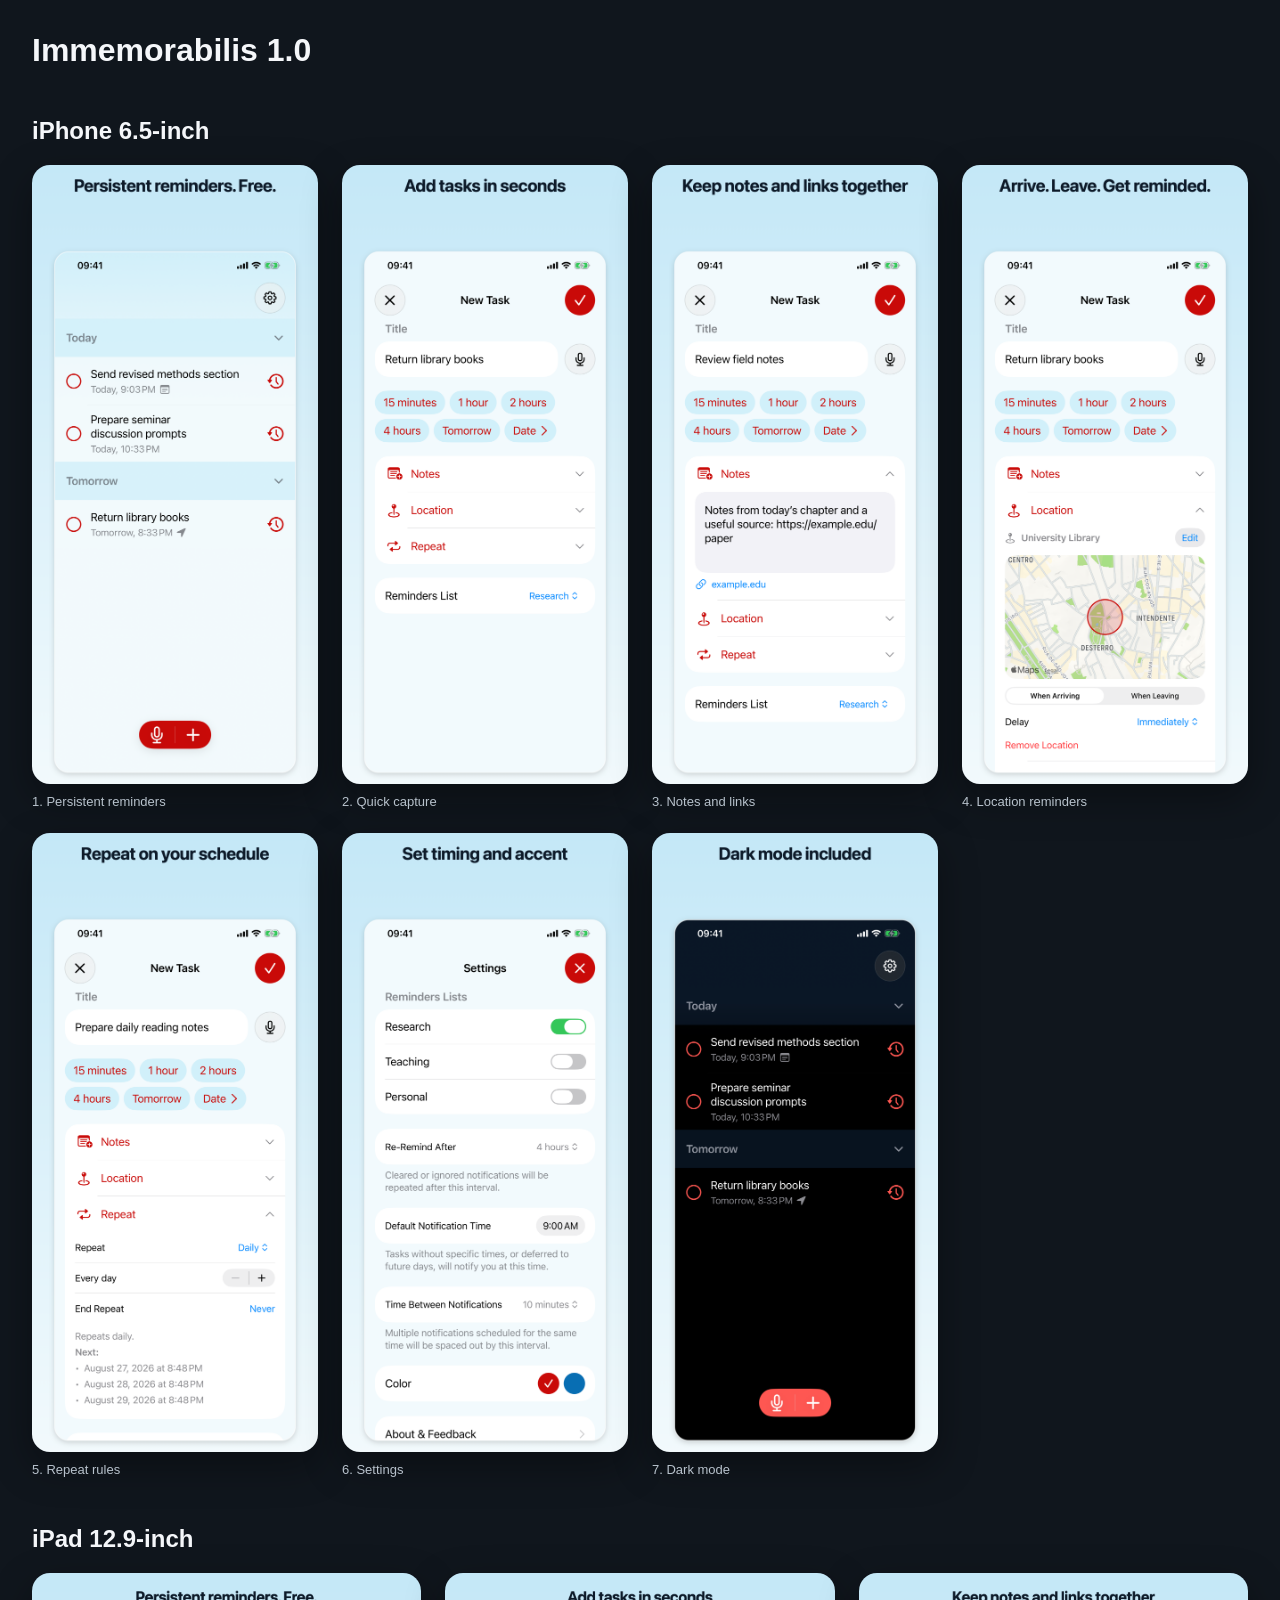
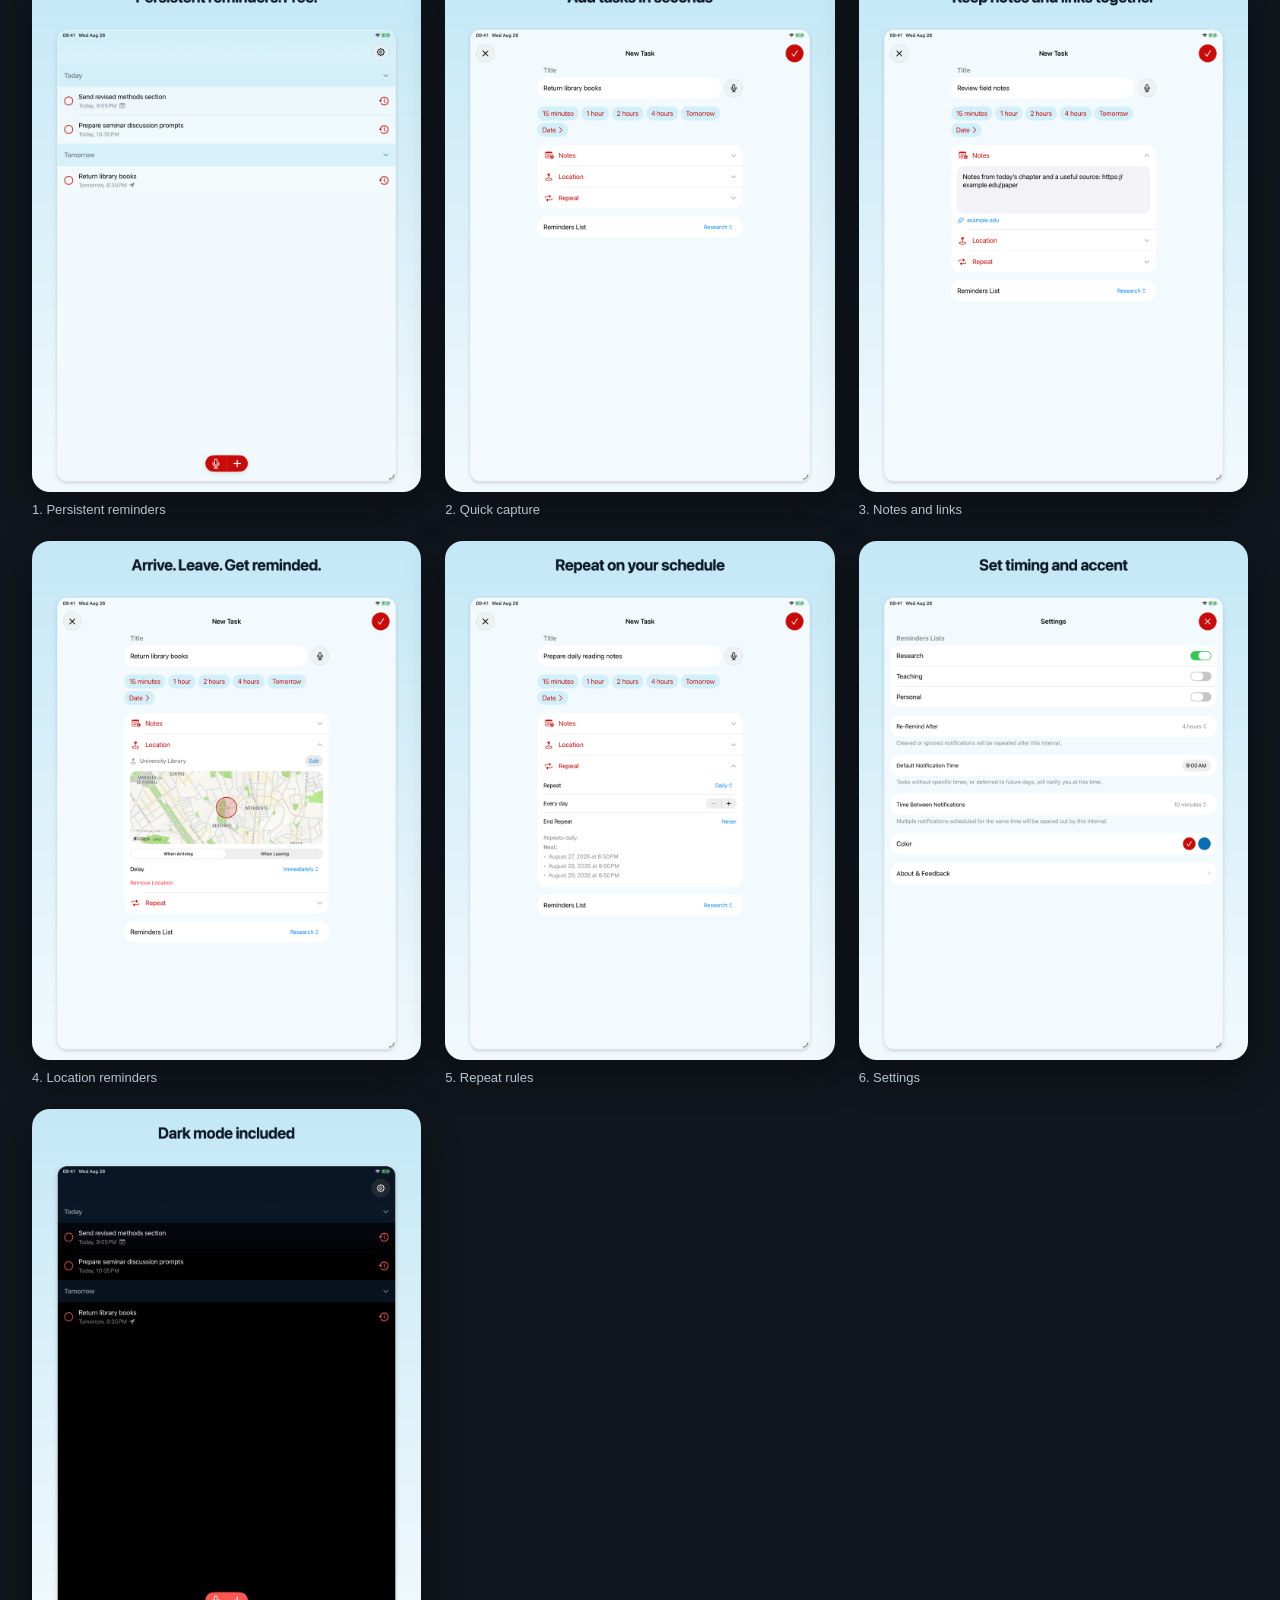
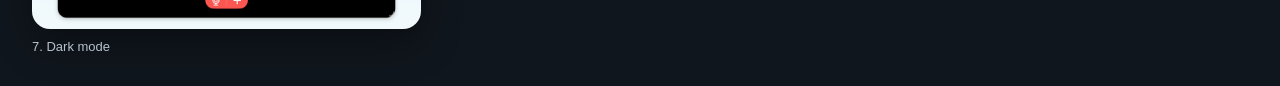
<file: app-store/screenshots-upload/review.html>
<!doctype html>
<html lang="en">
<head>
  <meta charset="utf-8">
  <meta name="viewport" content="width=device-width, initial-scale=1">
  <title>Immemorabilis App Store screenshots</title>
  <style>
    :root { color-scheme: light dark; font-family: -apple-system, BlinkMacSystemFont, sans-serif; }
    body { margin: 0; padding: 32px; background: #10161d; color: #f5f7fa; }
    h1, h2 { margin: 0 0 20px; }
    h2 { margin-top: 48px; }
    .grid { display: grid; grid-template-columns: repeat(auto-fit, minmax(230px, 1fr)); gap: 24px; align-items: start; }
    figure { margin: 0; }
    img { width: 100%; height: auto; display: block; border-radius: 18px; box-shadow: 0 14px 38px rgba(0, 0, 0, .35); }
    figcaption { margin-top: 10px; color: #b8c2cc; font-size: 13px; }
    .ipad { grid-template-columns: repeat(auto-fit, minmax(360px, 1fr)); }
  </style>
</head>
<body>
  <h1>Immemorabilis 1.0</h1>
  <h2>iPhone 6.5-inch</h2>
  <section class="grid">
    <figure><img src="en-US/iphone-65/01-persistent-reminders.png"><figcaption>1. Persistent reminders</figcaption></figure>
    <figure><img src="en-US/iphone-65/02-quick-capture.png"><figcaption>2. Quick capture</figcaption></figure>
    <figure><img src="en-US/iphone-65/03-notes-and-links.png"><figcaption>3. Notes and links</figcaption></figure>
    <figure><img src="en-US/iphone-65/04-location-reminders.png"><figcaption>4. Location reminders</figcaption></figure>
    <figure><img src="en-US/iphone-65/05-repeat-rules.png"><figcaption>5. Repeat rules</figcaption></figure>
    <figure><img src="en-US/iphone-65/06-settings.png"><figcaption>6. Settings</figcaption></figure>
    <figure><img src="en-US/iphone-65/07-dark-mode.png"><figcaption>7. Dark mode</figcaption></figure>
  </section>
  <h2>iPad 12.9-inch</h2>
  <section class="grid ipad">
    <figure><img src="en-US/ipad-129/01-persistent-reminders.png"><figcaption>1. Persistent reminders</figcaption></figure>
    <figure><img src="en-US/ipad-129/02-quick-capture.png"><figcaption>2. Quick capture</figcaption></figure>
    <figure><img src="en-US/ipad-129/03-notes-and-links.png"><figcaption>3. Notes and links</figcaption></figure>
    <figure><img src="en-US/ipad-129/04-location-reminders.png"><figcaption>4. Location reminders</figcaption></figure>
    <figure><img src="en-US/ipad-129/05-repeat-rules.png"><figcaption>5. Repeat rules</figcaption></figure>
    <figure><img src="en-US/ipad-129/06-settings.png"><figcaption>6. Settings</figcaption></figure>
    <figure><img src="en-US/ipad-129/07-dark-mode.png"><figcaption>7. Dark mode</figcaption></figure>
  </section>
</body>
</html>
</file>
